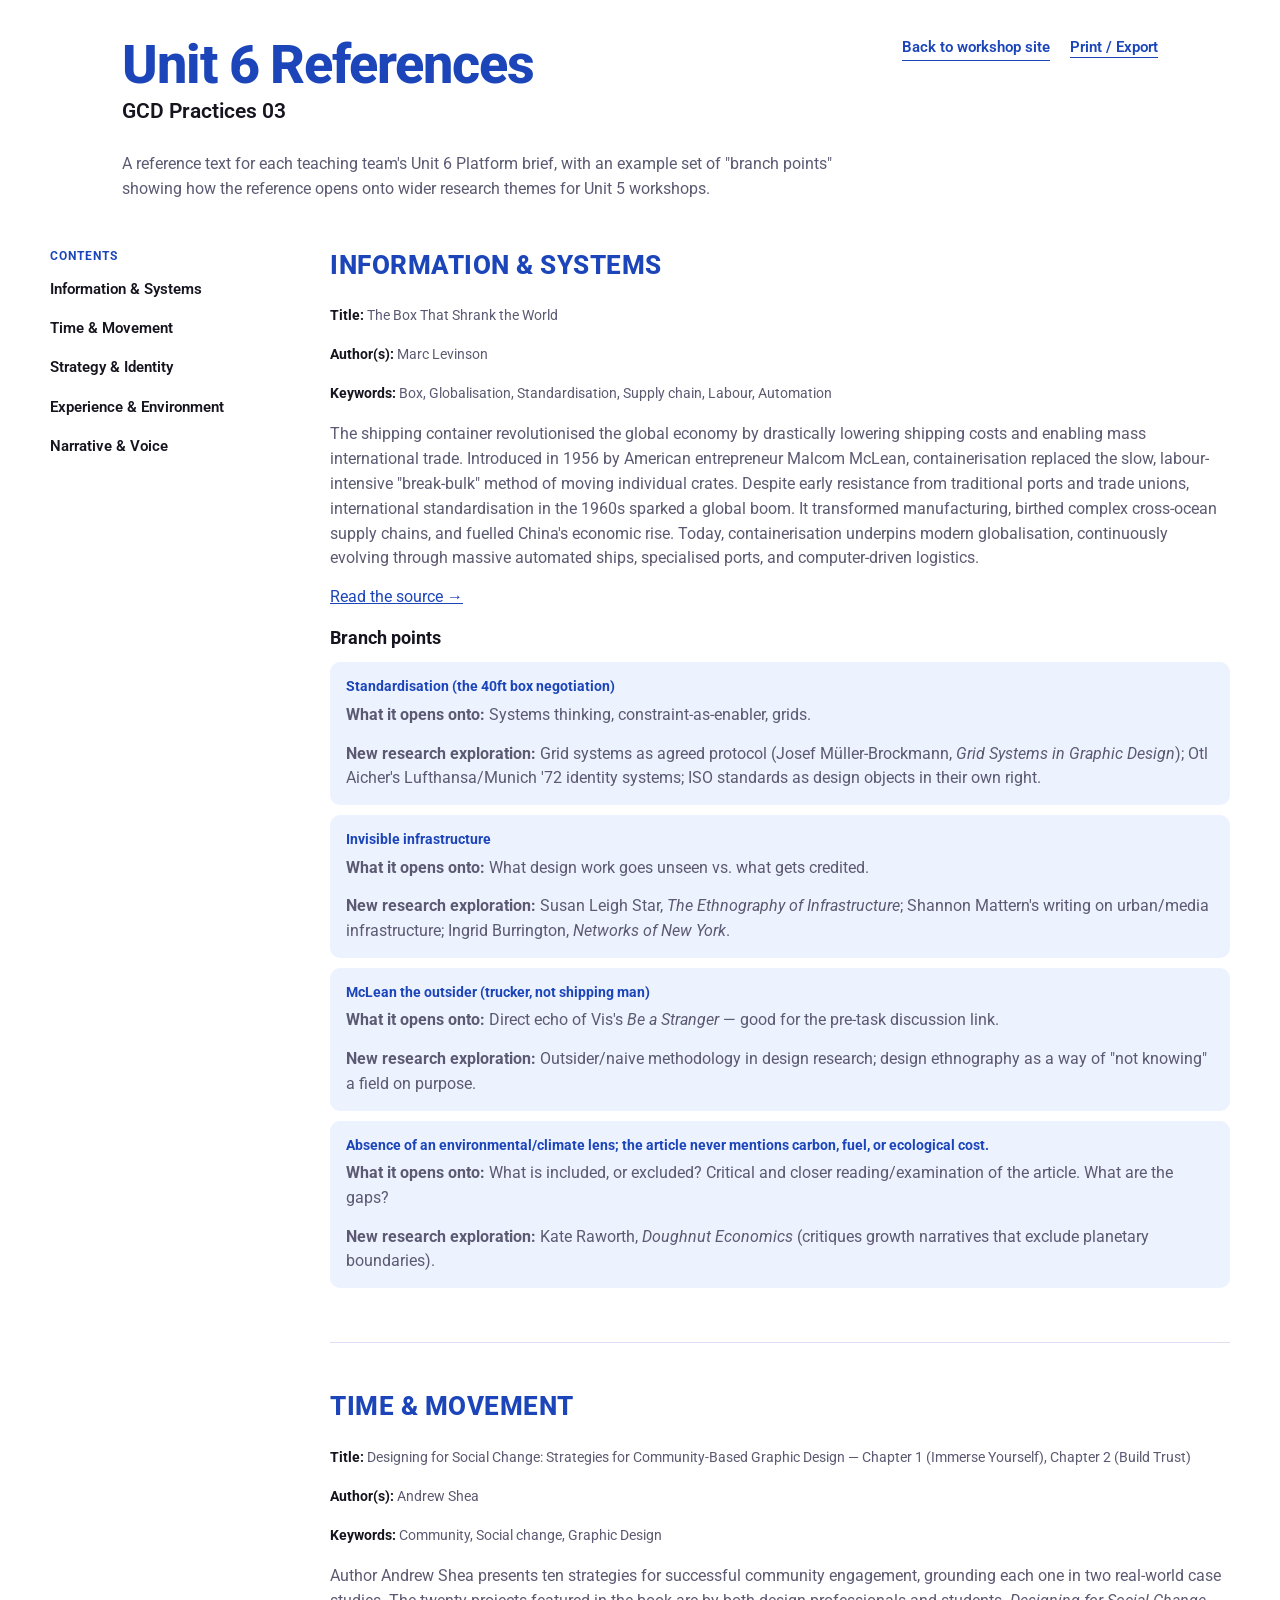
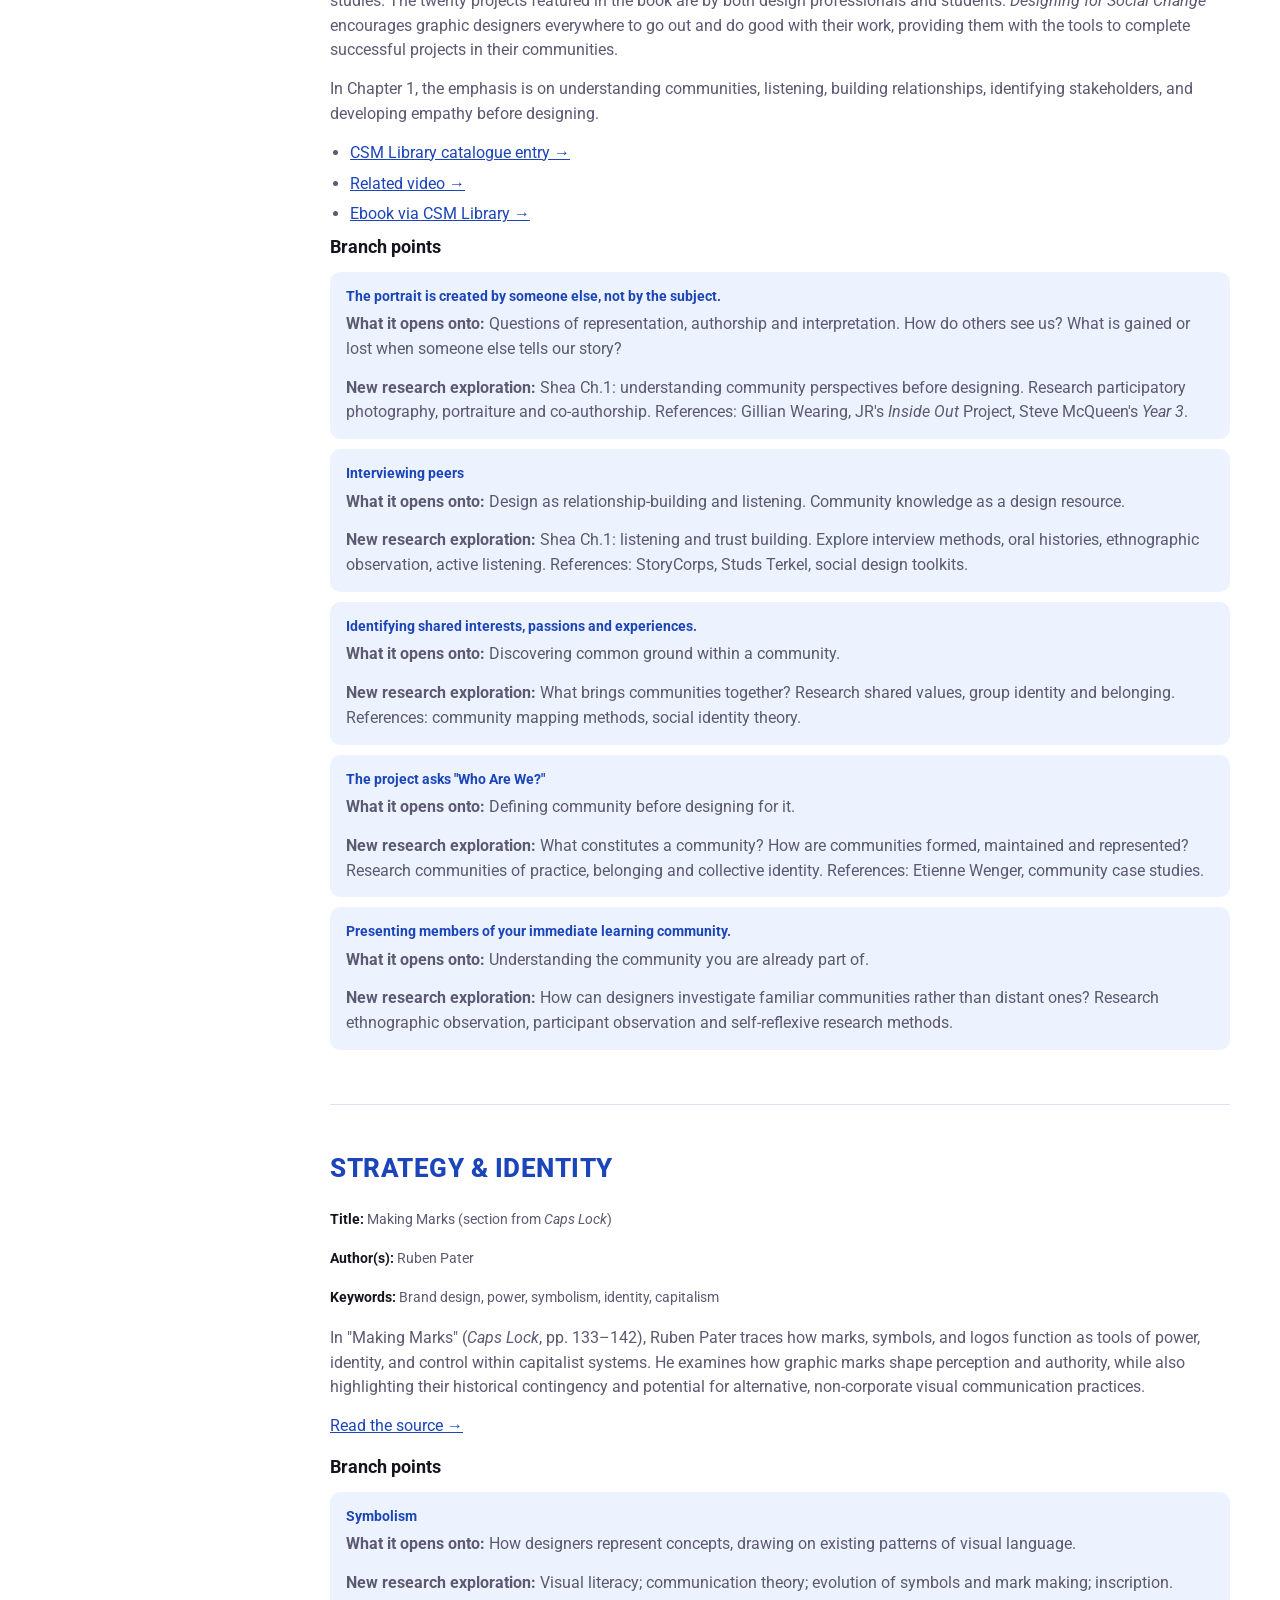
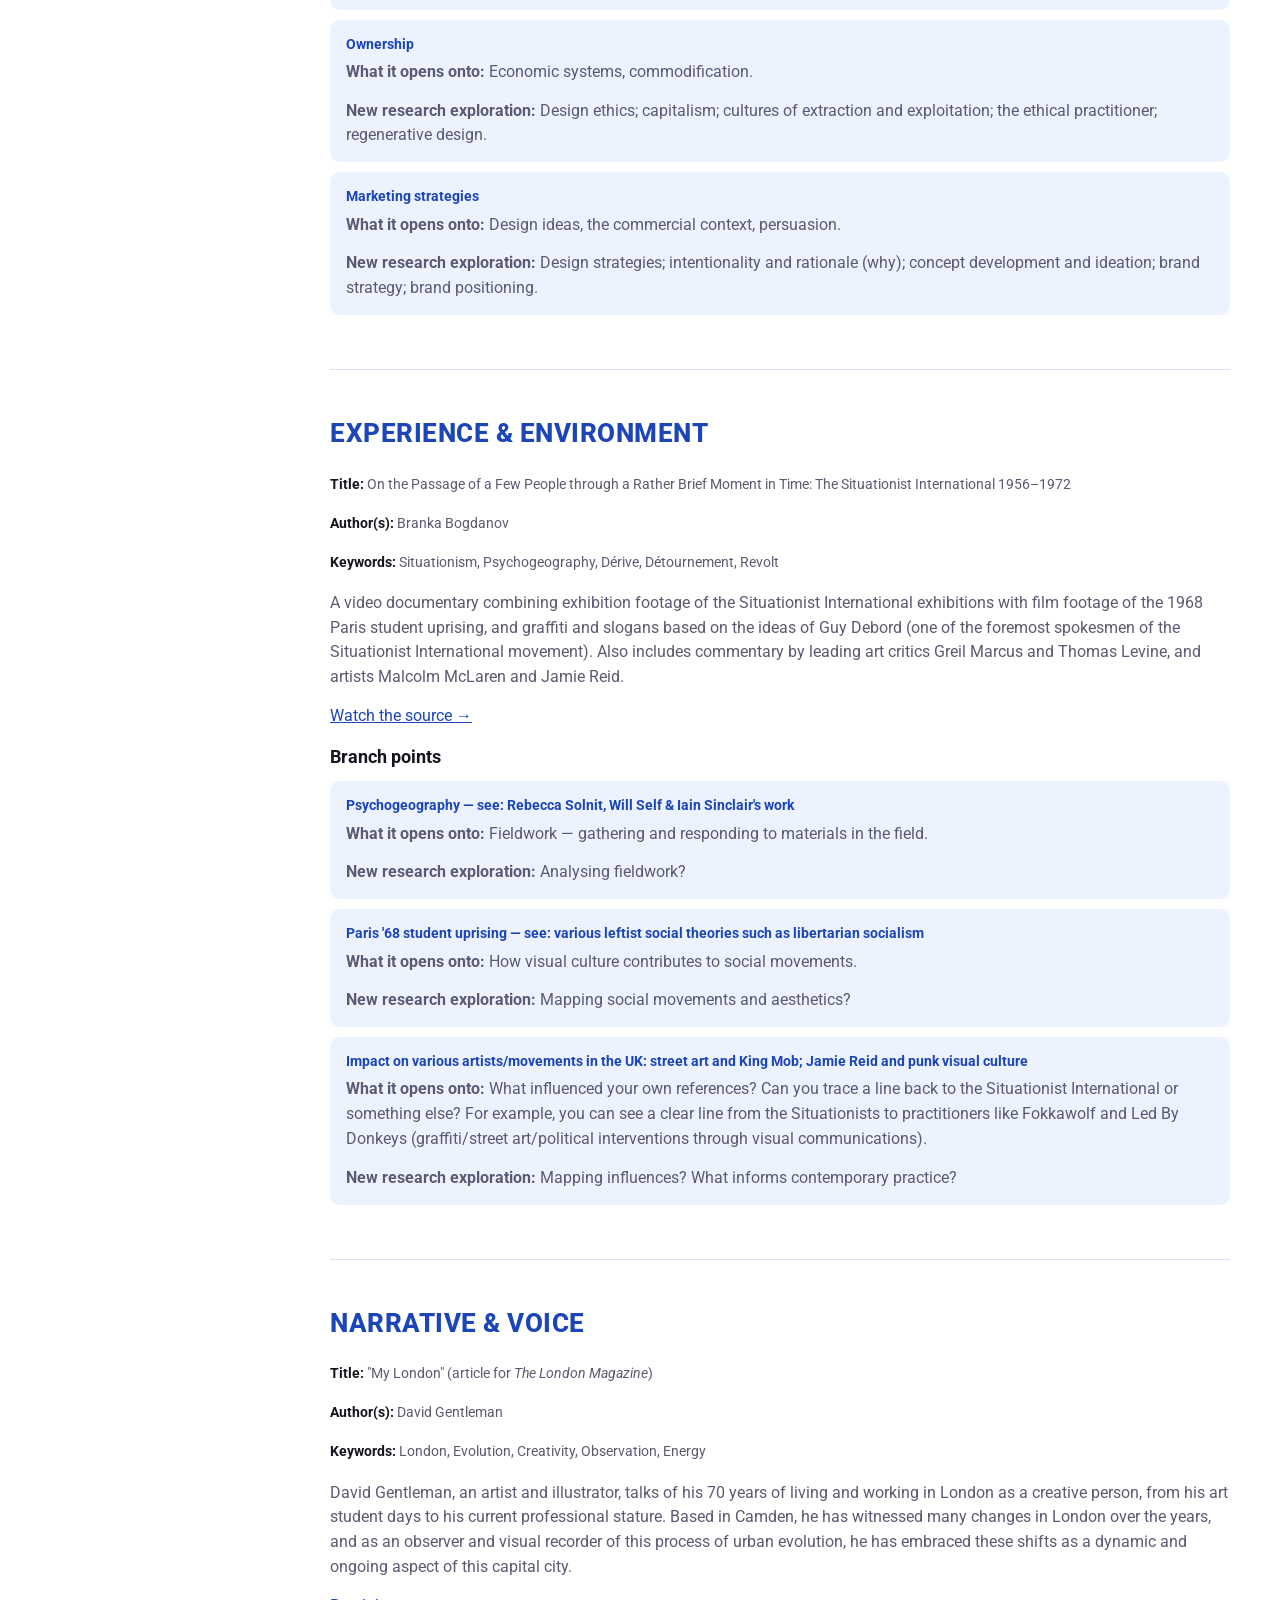
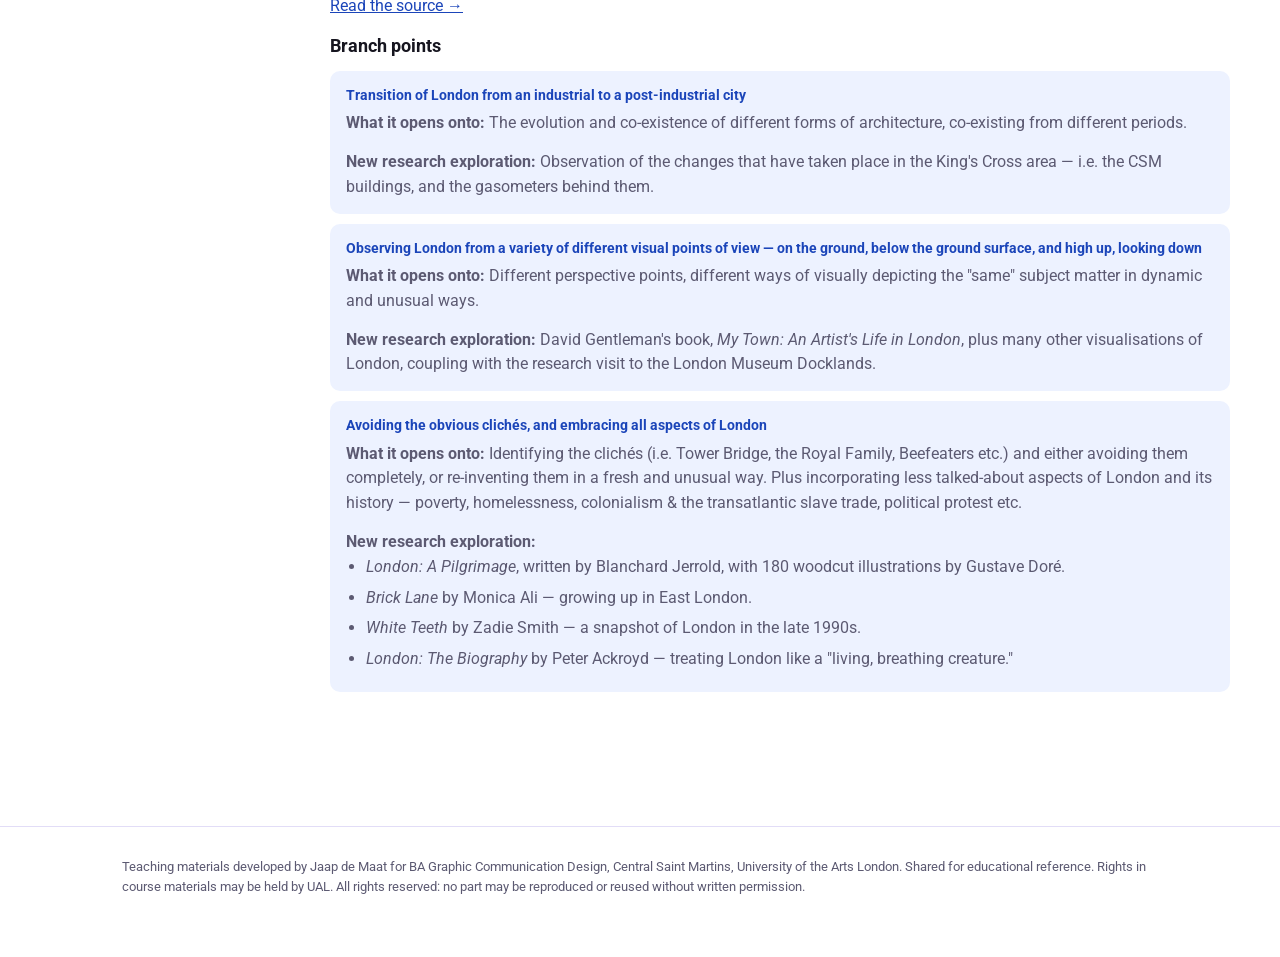
<file: unit6reference/index.html>
<!doctype html>
<html lang="en">
<head>
<meta charset="UTF-8">
<meta name="viewport" content="width=device-width, initial-scale=1">
<title>Unit 6 References — GCD Practices 03</title>
<link rel="preconnect" href="https://fonts.googleapis.com">
<link rel="preconnect" href="https://fonts.gstatic.com" crossorigin>
<link href="https://fonts.googleapis.com/css2?family=Roboto:ital,wght@0,400;0,500;0,600;0,700;0,800;1,400&display=swap" rel="stylesheet">
<link rel="stylesheet" href="../styles.css">
</head>
<body>

<header class="top">
  <div class="wrap header-row">
    <h1>Unit 6 References<span class="sub">GCD Practices 03</span></h1>
    <nav class="top-nav">
      <a href="../index.html">Back to workshop site</a>
      <button id="printBtn" type="button">Print / Export</button>
    </nav>
  </div>
  <div class="wrap intro">
    <p>A reference text for each teaching team's Unit 6 Platform brief, with an example set of "branch points" showing how the reference opens onto wider research themes for Unit 5 workshops.</p>
  </div>
</header>

<div class="wrap layout">

  <aside class="sidebar">
    <h2>Contents</h2>
    <nav class="toc">
      <ul>
        <li><a href="#is">Information &amp; Systems</a></li>
        <li><a href="#tm">Time &amp; Movement</a></li>
        <li><a href="#si">Strategy &amp; Identity</a></li>
        <li><a href="#ee">Experience &amp; Environment</a></li>
        <li><a href="#nv">Narrative &amp; Voice</a></li>
      </ul>
    </nav>
  </aside>

  <main class="content">

    <!-- I&S -->
    <section id="is">
      <h2 class="section-title">Information &amp; Systems</h2>
      <p class="meta-line"><strong>Title:</strong> The Box That Shrank the World</p>
      <p class="meta-line"><strong>Author(s):</strong> Marc Levinson</p>
      <p class="meta-line"><strong>Keywords:</strong> Box, Globalisation, Standardisation, Supply chain, Labour, Automation</p>

      <p>The shipping container revolutionised the global economy by drastically lowering shipping costs and enabling mass international trade. Introduced in 1956 by American entrepreneur Malcom McLean, containerisation replaced the slow, labour-intensive "break-bulk" method of moving individual crates. Despite early resistance from traditional ports and trade unions, international standardisation in the 1960s sparked a global boom. It transformed manufacturing, birthed complex cross-ocean supply chains, and fuelled China's economic rise. Today, containerisation underpins modern globalisation, continuously evolving through massive automated ships, specialised ports, and computer-driven logistics.</p>

      <p><a href="https://worksthatwork.com/2/intermodal-container" target="_blank" rel="noopener">Read the source →</a></p>

      <h3>Branch points</h3>
      <div class="qcard">
        <div class="qlabel">Standardisation (the 40ft box negotiation)</div>
        <p><strong>What it opens onto:</strong> Systems thinking, constraint-as-enabler, grids.</p>
        <p class="flush-bottom"><strong>New research exploration:</strong> Grid systems as agreed protocol (Josef Müller-Brockmann, <em>Grid Systems in Graphic Design</em>); Otl Aicher's Lufthansa/Munich '72 identity systems; ISO standards as design objects in their own right.</p>
      </div>
      <div class="qcard">
        <div class="qlabel">Invisible infrastructure</div>
        <p><strong>What it opens onto:</strong> What design work goes unseen vs. what gets credited.</p>
        <p class="flush-bottom"><strong>New research exploration:</strong> Susan Leigh Star, <em>The Ethnography of Infrastructure</em>; Shannon Mattern's writing on urban/media infrastructure; Ingrid Burrington, <em>Networks of New York</em>.</p>
      </div>
      <div class="qcard">
        <div class="qlabel">McLean the outsider (trucker, not shipping man)</div>
        <p><strong>What it opens onto:</strong> Direct echo of Vis's <em>Be a Stranger</em> — good for the pre-task discussion link.</p>
        <p class="flush-bottom"><strong>New research exploration:</strong> Outsider/naive methodology in design research; design ethnography as a way of "not knowing" a field on purpose.</p>
      </div>
      <div class="qcard">
        <div class="qlabel">Absence of an environmental/climate lens; the article never mentions carbon, fuel, or ecological cost.</div>
        <p><strong>What it opens onto:</strong> What is included, or excluded? Critical and closer reading/examination of the article. What are the gaps?</p>
        <p class="flush-bottom"><strong>New research exploration:</strong> Kate Raworth, <em>Doughnut Economics</em> (critiques growth narratives that exclude planetary boundaries).</p>
      </div>
    </section>

    <!-- T&M -->
    <section id="tm">
      <h2 class="section-title">Time &amp; Movement</h2>
      <p class="meta-line"><strong>Title:</strong> Designing for Social Change: Strategies for Community-Based Graphic Design — Chapter 1 (Immerse Yourself), Chapter 2 (Build Trust)</p>
      <p class="meta-line"><strong>Author(s):</strong> Andrew Shea</p>
      <p class="meta-line"><strong>Keywords:</strong> Community, Social change, Graphic Design</p>

      <p>Author Andrew Shea presents ten strategies for successful community engagement, grounding each one in two real-world case studies. The twenty projects featured in the book are by both design professionals and students. <em>Designing for Social Change</em> encourages graphic designers everywhere to go out and do good with their work, providing them with the tools to complete successful projects in their communities.</p>
      <p>In Chapter 1, the emphasis is on understanding communities, listening, building relationships, identifying stakeholders, and developing empathy before designing.</p>

      <ul class="plain-list flush-bottom">
        <li><a href="https://libsearch.arts.ac.uk/cgi-bin/koha/opac-detail.pl?biblionumber=250525&query_desc=Designing%20for%20social%20change%20strategies%20for%20community-based%20graphic%20design%20" target="_blank" rel="noopener">CSM Library catalogue entry →</a></li>
        <li><a href="https://www.youtube.com/watch?v=d45Y5eFHdjE" target="_blank" rel="noopener">Related video →</a></li>
        <li><a href="https://ebookcentral.proquest.com/lib/ual/reader.action?docID=3387570&ppg=12&c=UERG" target="_blank" rel="noopener">Ebook via CSM Library →</a></li>
      </ul>

      <h3>Branch points</h3>
      <div class="qcard">
        <div class="qlabel">The portrait is created by someone else, not by the subject.</div>
        <p><strong>What it opens onto:</strong> Questions of representation, authorship and interpretation. How do others see us? What is gained or lost when someone else tells our story?</p>
        <p class="flush-bottom"><strong>New research exploration:</strong> Shea Ch.1: understanding community perspectives before designing. Research participatory photography, portraiture and co-authorship. References: Gillian Wearing, JR's <em>Inside Out</em> Project, Steve McQueen's <em>Year 3</em>.</p>
      </div>
      <div class="qcard">
        <div class="qlabel">Interviewing peers</div>
        <p><strong>What it opens onto:</strong> Design as relationship-building and listening. Community knowledge as a design resource.</p>
        <p class="flush-bottom"><strong>New research exploration:</strong> Shea Ch.1: listening and trust building. Explore interview methods, oral histories, ethnographic observation, active listening. References: StoryCorps, Studs Terkel, social design toolkits.</p>
      </div>
      <div class="qcard">
        <div class="qlabel">Identifying shared interests, passions and experiences.</div>
        <p><strong>What it opens onto:</strong> Discovering common ground within a community.</p>
        <p class="flush-bottom"><strong>New research exploration:</strong> What brings communities together? Research shared values, group identity and belonging. References: community mapping methods, social identity theory.</p>
      </div>
      <div class="qcard">
        <div class="qlabel">The project asks "Who Are We?"</div>
        <p><strong>What it opens onto:</strong> Defining community before designing for it.</p>
        <p class="flush-bottom"><strong>New research exploration:</strong> What constitutes a community? How are communities formed, maintained and represented? Research communities of practice, belonging and collective identity. References: Etienne Wenger, community case studies.</p>
      </div>
      <div class="qcard">
        <div class="qlabel">Presenting members of your immediate learning community.</div>
        <p><strong>What it opens onto:</strong> Understanding the community you are already part of.</p>
        <p class="flush-bottom"><strong>New research exploration:</strong> How can designers investigate familiar communities rather than distant ones? Research ethnographic observation, participant observation and self-reflexive research methods.</p>
      </div>
    </section>

    <!-- S&I -->
    <section id="si">
      <h2 class="section-title">Strategy &amp; Identity</h2>
      <p class="meta-line"><strong>Title:</strong> Making Marks (section from <em>Caps Lock</em>)</p>
      <p class="meta-line"><strong>Author(s):</strong> Ruben Pater</p>
      <p class="meta-line"><strong>Keywords:</strong> Brand design, power, symbolism, identity, capitalism</p>

      <p>In "Making Marks" (<em>Caps Lock</em>, pp. 133–142), Ruben Pater traces how marks, symbols, and logos function as tools of power, identity, and control within capitalist systems. He examines how graphic marks shape perception and authority, while also highlighting their historical contingency and potential for alternative, non-corporate visual communication practices.</p>

      <p><a href="https://freight.cargo.site/m/M1799142081931301966541254645983/CAPS-LOCK.pdf" target="_blank" rel="noopener">Read the source →</a></p>

      <h3>Branch points</h3>
      <div class="qcard">
        <div class="qlabel">Symbolism</div>
        <p><strong>What it opens onto:</strong> How designers represent concepts, drawing on existing patterns of visual language.</p>
        <p class="flush-bottom"><strong>New research exploration:</strong> Visual literacy; communication theory; evolution of symbols and mark making; inscription.</p>
      </div>
      <div class="qcard">
        <div class="qlabel">Ownership</div>
        <p><strong>What it opens onto:</strong> Economic systems, commodification.</p>
        <p class="flush-bottom"><strong>New research exploration:</strong> Design ethics; capitalism; cultures of extraction and exploitation; the ethical practitioner; regenerative design.</p>
      </div>
      <div class="qcard">
        <div class="qlabel">Marketing strategies</div>
        <p><strong>What it opens onto:</strong> Design ideas, the commercial context, persuasion.</p>
        <p class="flush-bottom"><strong>New research exploration:</strong> Design strategies; intentionality and rationale (why); concept development and ideation; brand strategy; brand positioning.</p>
      </div>
    </section>

    <!-- E&E -->
    <section id="ee">
      <h2 class="section-title">Experience &amp; Environment</h2>
      <p class="meta-line"><strong>Title:</strong> On the Passage of a Few People through a Rather Brief Moment in Time: The Situationist International 1956–1972</p>
      <p class="meta-line"><strong>Author(s):</strong> Branka Bogdanov</p>
      <p class="meta-line"><strong>Keywords:</strong> Situationism, Psychogeography, Dérive, Détournement, Revolt</p>

      <p>A video documentary combining exhibition footage of the Situationist International exhibitions with film footage of the 1968 Paris student uprising, and graffiti and slogans based on the ideas of Guy Debord (one of the foremost spokesmen of the Situationist International movement). Also includes commentary by leading art critics Greil Marcus and Thomas Levine, and artists Malcolm McLaren and Jamie Reid.</p>

      <p><a href="https://ubu.com/film/si_passage.html" target="_blank" rel="noopener">Watch the source →</a></p>

      <h3>Branch points</h3>
      <div class="qcard">
        <div class="qlabel">Psychogeography — see: Rebecca Solnit, Will Self &amp; Iain Sinclair's work</div>
        <p><strong>What it opens onto:</strong> Fieldwork — gathering and responding to materials in the field.</p>
        <p class="flush-bottom"><strong>New research exploration:</strong> Analysing fieldwork?</p>
      </div>
      <div class="qcard">
        <div class="qlabel">Paris '68 student uprising — see: various leftist social theories such as libertarian socialism</div>
        <p><strong>What it opens onto:</strong> How visual culture contributes to social movements.</p>
        <p class="flush-bottom"><strong>New research exploration:</strong> Mapping social movements and aesthetics?</p>
      </div>
      <div class="qcard">
        <div class="qlabel">Impact on various artists/movements in the UK: street art and King Mob; Jamie Reid and punk visual culture</div>
        <p><strong>What it opens onto:</strong> What influenced your own references? Can you trace a line back to the Situationist International or something else? For example, you can see a clear line from the Situationists to practitioners like Fokkawolf and Led By Donkeys (graffiti/street art/political interventions through visual communications).</p>
        <p class="flush-bottom"><strong>New research exploration:</strong> Mapping influences? What informs contemporary practice?</p>
      </div>
    </section>

    <!-- N&V -->
    <section id="nv">
      <h2 class="section-title">Narrative &amp; Voice</h2>
      <p class="meta-line"><strong>Title:</strong> "My London" (article for <em>The London Magazine</em>)</p>
      <p class="meta-line"><strong>Author(s):</strong> David Gentleman</p>
      <p class="meta-line"><strong>Keywords:</strong> London, Evolution, Creativity, Observation, Energy</p>

      <p>David Gentleman, an artist and illustrator, talks of his 70 years of living and working in London as a creative person, from his art student days to his current professional stature. Based in Camden, he has witnessed many changes in London over the years, and as an observer and visual recorder of this process of urban evolution, he has embraced these shifts as a dynamic and ongoing aspect of this capital city.</p>

      <p><a href="https://thelondonmagazine.org/article/essay-my-london-by-david-gentleman/" target="_blank" rel="noopener">Read the source →</a></p>

      <h3>Branch points</h3>
      <div class="qcard">
        <div class="qlabel">Transition of London from an industrial to a post-industrial city</div>
        <p><strong>What it opens onto:</strong> The evolution and co-existence of different forms of architecture, co-existing from different periods.</p>
        <p class="flush-bottom"><strong>New research exploration:</strong> Observation of the changes that have taken place in the King's Cross area — i.e. the CSM buildings, and the gasometers behind them.</p>
      </div>
      <div class="qcard">
        <div class="qlabel">Observing London from a variety of different visual points of view — on the ground, below the ground surface, and high up, looking down</div>
        <p><strong>What it opens onto:</strong> Different perspective points, different ways of visually depicting the "same" subject matter in dynamic and unusual ways.</p>
        <p class="flush-bottom"><strong>New research exploration:</strong> David Gentleman's book, <em>My Town: An Artist's Life in London</em>, plus many other visualisations of London, coupling with the research visit to the London Museum Docklands.</p>
      </div>
      <div class="qcard">
        <div class="qlabel">Avoiding the obvious clichés, and embracing all aspects of London</div>
        <p><strong>What it opens onto:</strong> Identifying the clichés (i.e. Tower Bridge, the Royal Family, Beefeaters etc.) and either avoiding them completely, or re-inventing them in a fresh and unusual way. Plus incorporating less talked-about aspects of London and its history — poverty, homelessness, colonialism &amp; the transatlantic slave trade, political protest etc.</p>
        <p class="flush-bottom"><strong>New research exploration:</strong></p>
        <ul class="plain-list flush-bottom">
          <li><em>London: A Pilgrimage</em>, written by Blanchard Jerrold, with 180 woodcut illustrations by Gustave Doré.</li>
          <li><em>Brick Lane</em> by Monica Ali — growing up in East London.</li>
          <li><em>White Teeth</em> by Zadie Smith — a snapshot of London in the late 1990s.</li>
          <li><em>London: The Biography</em> by Peter Ackroyd — treating London like a "living, breathing creature."</li>
        </ul>
      </div>
    </section>

  </main>
</div>

<footer>
  <div class="wrap">
    <p>Teaching materials developed by Jaap de Maat for BA Graphic Communication Design, Central Saint Martins, University of the Arts London. Shared for educational reference. Rights in course materials may be held by UAL. All rights reserved: no part may be reproduced or reused without written permission.</p>
  </div>
</footer>

<script>
  document.getElementById('printBtn').addEventListener('click', function(){
    window.print();
  });
</script>

</body>
</html>
</file>
<file: styles.css>
:root{
    --purple: #0548FF;
    --purple-deep: #1B45B9;
    --purple-tint: #EDF2FF;
    --purple-tint-2: #DDE5FC;

    /* Phase colours: Phase 1 (Research Methods) uses the site's core
       purple above; Phase 2 (Positioning), Phase 3 (Critical Practice)
       and Phase 4 (Weeks 14-15 / EOTO, post-hand-in) get their own
       hue from the same blue-violet family, so the set reads together. */
    --phase2: #6305FF;
    --phase2-deep: #561BB9;
    --phase2-tint: #F4EDFF;
    --phase2-tint-2: #E9DDFC;
    --phase3: #962C7F;
    --phase3-deep: #672B5A;
    --phase3-tint: #FFEDFB;
    --phase3-tint-2: #FCDDF5;
    --phase4: #0597FF;
    --phase4-deep: #1B77B9;
    --phase4-tint: #EDF8FF;
    --phase4-tint-2: #DDEFFC;

    --ink: #16151f;
    --muted: #5c5a72;
    --border: #e2ddf7;
    --paper: #ffffff;
    --sans: "Roboto", -apple-system, BlinkMacSystemFont, "Segoe UI", Helvetica, Arial, sans-serif;
    --max: 1180px;
  }

  * { box-sizing: border-box; }

  html{ scroll-behavior: smooth; }
  section, .callout, h3[id]{ scroll-margin-top: 20px; }

  body{
    margin:0;
    font-family: var(--sans);
    color: var(--ink);
    background: var(--paper);
    line-height: 1.55;
    -webkit-font-smoothing: antialiased;
  }

  a{ color: var(--purple-deep); }
  a:focus-visible, button:focus-visible, summary:focus-visible{
    outline: 3px solid var(--purple);
    outline-offset: 2px;
  }

  .wrap{ max-width: var(--max); margin: 0 auto; padding: 0 24px; }
  @media (min-width: 700px){ .wrap{ padding: 0 48px; } }
  @media (min-width: 1100px){ .wrap{ padding: 0 72px; } }
  @media (min-width: 1400px){ .wrap{ padding: 0 96px; } }

  p{ color: var(--muted); margin: 0 0 14px; }
  p:last-child{ margin-bottom: 0; }

  /* ---------- Header ---------- */
  header.top{ padding: 36px 0 20px; }
  .header-row{
    display:flex;
    flex-direction: column;
    gap: 18px;
  }
  h1{
    font-size: clamp(2.1rem, 6vw, 3.4rem);
    line-height: 1.05;
    font-weight: 800;
    letter-spacing: -0.02em;
    color: var(--purple-deep);
    margin: 0;
  }
  h1 .sub{
    display:block;
    font-size: clamp(1rem, 2.6vw, 1.3rem);
    font-weight: 600;
    color: var(--ink);
    margin-top: 8px;
    letter-spacing: 0;
  }
  .top-nav{ display:flex; gap: 20px; align-items:center; }
  .top-nav a, .top-nav button{
    font-size: 0.92rem;
    font-weight: 600;
    color: var(--purple-deep);
    text-decoration: none;
    border-bottom: 1px solid var(--purple-deep);
    padding-bottom: 1px;
  }
  .top-nav button{
    background:none; border:none; border-bottom: 1px solid var(--purple-deep);
    font-family: var(--sans); cursor:pointer; padding: 0 0 1px;
  }

  header.top .intro{
    margin-top: 28px;
  }
  header.top .intro p{
    max-width: 760px;
    font-size: 1.02rem;
  }

  /* ---------- Layout ---------- */
  .layout{
    display: grid;
    grid-template-columns: 1fr;
    gap: 40px;
    padding: 24px 0 80px;
  }

  .sidebar h2{
    font-size: 0.78rem;
    text-transform: uppercase;
    letter-spacing: 0.08em;
    color: var(--purple-deep);
    margin: 0 0 10px;
  }
  .toc ul{ list-style: none; margin: 0; padding: 0; }
  .toc > ul > li{ margin-bottom: 10px; }
  .toc ul ul{ margin-top: 6px; padding-left: 16px; border-left: 2px solid var(--border); }
  .toc a{
    display: block;
    color: var(--ink);
    text-decoration: none;
    font-size: 0.94rem;
    font-weight: 600;
    border-radius: 6px;
    padding: 3px 8px;
    margin: 0 0 0 -8px;
    transition: background-color 0.15s ease, color 0.15s ease;
  }
  .toc ul ul a{ font-weight: 500; font-size: 0.88rem; color: var(--muted); }
  .toc a:hover{ color: var(--purple-deep); }
  .toc a.active{
    color: var(--purple-deep);
    background: var(--purple-tint);
  }
  .toc ul ul a.active{ color: var(--purple-deep); }
  .toc .count{ color: var(--muted); font-weight: 400; }

  /* ---------- Contents: phase groups ----------
     Weeks are grouped under their phase in the sidebar, each with a
     coloured label and matching left rule, mirroring the phase-intro
     banners in the main content. */
  .toc-phase-label{
    font-size: 0.78rem;
    font-weight: 700;
    text-transform: uppercase;
    letter-spacing: 0.06em;
    color: var(--purple-deep);
  }
  .toc .toc-phase-list{ border-left: 2px solid var(--purple-tint-2); }
  .toc-phase-label--phase2{ color: var(--phase2-deep); }
  .toc .toc-phase-list--phase2{ border-left-color: var(--phase2-tint-2); }
  .toc-phase-label--phase3{ color: var(--phase3-deep); }
  .toc .toc-phase-list--phase3{ border-left-color: var(--phase3-tint-2); }
  .toc-phase-label--phase4{ color: var(--phase4-deep); }
  .toc .toc-phase-list--phase4{ border-left-color: var(--phase4-tint-2); }

  /* Active-link highlight also needs to follow the phase it's inside,
     otherwise every selected section highlights in the default purple
     regardless of which phase's weeks it belongs to. */
  .toc .toc-phase-list--phase2 a.active{ color: var(--phase2-deep); background: var(--phase2-tint); }
  .toc .toc-phase-list--phase3 a.active{ color: var(--phase3-deep); background: var(--phase3-tint); }
  .toc .toc-phase-list--phase4 a.active{ color: var(--phase4-deep); background: var(--phase4-tint); }

  main.content{ min-width: 0; }

  section{ padding: 44px 0; border-top: 1px solid var(--border); }
  section:first-child{ border-top: none; padding-top: 0; }

  h2.section-title{
    font-size: clamp(1.3rem, 2.6vw, 1.6rem);
    text-transform: uppercase;
    letter-spacing: 0.02em;
    color: var(--purple-deep);
    margin: 0 0 20px;
    font-weight: 800;
  }
  h3{ font-size: 1.15rem; margin: 0 0 10px; color: var(--ink); }

  /* ---------- Duotone image treatment ----------
     Drop any <img> (or <svg>) into an element with class="duotone" and
     it auto-tints to the site purple via blend modes — no per-image
     editing needed. Used for the Current Week cards and the video
     posters below. */
  .duotone{
    position: relative;
    overflow: hidden;
    background: var(--purple-tint-2);
  }
  .duotone img,
  .duotone svg{
    position: absolute; inset: 0;
    width: 100%; height: 100%;
    object-fit: cover;
    filter: grayscale(1) contrast(1.05);
    mix-blend-mode: luminosity;
  }
  .duotone::after{
    content: "";
    position: absolute; inset: 0;
    background: linear-gradient(155deg, var(--purple) 0%, var(--purple-deep) 100%);
    mix-blend-mode: color;
  }
  .duotone--phase2::after{ background: linear-gradient(155deg, var(--phase2) 0%, var(--phase2-deep) 100%); }
  .duotone--phase3::after{ background: linear-gradient(155deg, var(--phase3) 0%, var(--phase3-deep) 100%); }
  .duotone--phase4::after{ background: linear-gradient(155deg, var(--phase4) 0%, var(--phase4-deep) 100%); }
  .current-week-card .visual .wk{
    position: absolute; inset: 0;
    z-index: 1;
    display: flex;
    align-items: center;
    justify-content: center;
    font-weight: 800;
    color: rgba(255,255,255,0.92);
    letter-spacing: -0.02em;
  }

  /* ---------- Week heading (chapter break) ----------
     Text-only, deliberately large: acts as a strong visual break
     between weeks when scrolling through the full document. */
  .week-title{
    font-size: clamp(1.8rem, 4.5vw, 2.6rem);
    font-weight: 800;
    letter-spacing: -0.01em;
    color: var(--purple-deep);
    text-transform: none;
    margin: 0;
  }

  /* ---------- Week heading, non-collapsible pages ----------
     Same visual break as .week-collapsible > summary, without the
     toggle — used on the facilitator guide, where every week's
     content is always visible (no expand/collapse). */
  .figure{ margin: 20px 0 24px; }
  .figure .duotone{ width: 100%; aspect-ratio: 1400 / 932; border-radius: 12px; }
  .figure figcaption{ font-size: 0.85rem; color: var(--muted); margin-top: 8px; }

  .week-title-wrap{
    display: flex;
    align-items: baseline;
    gap: 12px;
    margin-bottom: 24px;
  }

  /* ---------- Collapsible week sections ----------
     Each week's full detail is collapsed behind its title by default,
     so the page loads short - click the title to expand. Print/Export
     forces every one open first (see script) so exports still get
     the full content. */
  .week-collapsible > summary{
    cursor: pointer;
    list-style: none;
    display: flex;
    align-items: baseline;
    gap: 12px;
    margin-bottom: 24px;
  }
  .week-collapsible > summary::-webkit-details-marker{ display: none; }
  .week-collapsible > summary::after{
    content: "▾";
    flex: 0 0 auto;
    font-size: 1.4rem;
    font-weight: 800;
    color: var(--purple-deep);
    transition: transform 0.15s ease;
  }
  .week-collapsible[open] > summary::after{ transform: rotate(180deg); }
  .week-phase--phase2 .week-collapsible > summary::after{ color: var(--phase2-deep); }
  .week-phase--phase3 .week-collapsible > summary::after{ color: var(--phase3-deep); }
  .week-phase--phase4 .week-collapsible > summary::after{ color: var(--phase4-deep); }

  /* ---------- Current week cards ----------
     Horizontally scrollable row (all 13 weeks), snapping one card at a
     time, with click-to-scroll arrows on wider screens. Touch devices
     just swipe, so the arrows hide below 700px. */
  .current-week-scroller{ position: relative; }
  .current-week-grid{
    display: flex;
    gap: 22px;
    overflow-x: auto;
    scroll-snap-type: x mandatory;
    scroll-behavior: smooth;
    padding-bottom: 4px;
  }
  .current-week-card{
    flex: 0 0 260px;
    scroll-snap-align: start;
    display: flex;
    flex-direction: column;
    border: 1px solid var(--border);
    border-radius: 14px;
    overflow: hidden;
    text-decoration: none;
    color: inherit;
    transition: border-color 0.15s ease;
  }
  .current-week-card:hover{ border-color: var(--purple); }
  .current-week-card .visual{ aspect-ratio: 4 / 3; }
  .current-week-card .visual .wk{ font-size: 3rem; }
  .current-week-card .body{
    flex: 1 1 auto;
    min-width: 0;
    padding: 16px 18px 18px;
    display: flex;
    flex-direction: column;
    gap: 6px;
  }
  .current-week-card .status{
    position: absolute;
    top: 10px;
    left: 10px;
    z-index: 2;
    font-size: 0.68rem;
    font-weight: 700;
    text-transform: uppercase;
    letter-spacing: 0.06em;
    color: var(--purple-deep);
    background: rgba(255,255,255,0.94);
    border-radius: 999px;
    padding: 4px 10px;
  }
  .current-week-card .cw-title{ font-weight: 700; font-size: 1.05rem; color: var(--ink); }
  .current-week-card .cw-tags{ font-size: 0.85rem; }
  .current-week-card .cw-tags span{ text-decoration: underline; text-decoration-color: var(--purple-tint-2); color: var(--purple-deep); }
  .current-week-card .cw-tags--phase2 span{ text-decoration-color: var(--phase2-tint-2); color: var(--phase2-deep); }
  .current-week-card .cw-tags--phase3 span{ text-decoration-color: var(--phase3-tint-2); color: var(--phase3-deep); }
  .current-week-card .cw-tags--phase4 span{ text-decoration-color: var(--phase4-tint-2); color: var(--phase4-deep); }
  .current-week-card .cw-date{ font-size: 0.8rem; color: var(--muted); }
  .current-week-card .cw-link{ font-size: 0.85rem; font-weight: 600; margin-top: 4px; }

  .cw-nav{
    position: absolute;
    top: 40%;
    transform: translateY(-50%);
    z-index: 3;
    width: 36px;
    height: 36px;
    border-radius: 999px;
    border: 1px solid var(--border);
    background: var(--paper);
    color: var(--purple-deep);
    font-size: 1.1rem;
    font-weight: 700;
    line-height: 1;
    cursor: pointer;
    display: flex;
    align-items: center;
    justify-content: center;
  }
  .cw-nav:hover{ border-color: var(--purple); }
  .cw-nav--prev{ left: 4px; }
  .cw-nav--next{ right: 4px; }
  @media (max-width: 700px){ .cw-nav{ display: none; } }

  /* ---------- Learning outcomes ---------- */
  .lo-list{ list-style: none; margin:0 0 24px; padding:0; display:flex; flex-direction:column; gap:12px; }
  .lo-list li{
    display:flex; gap: 12px;
    background: var(--purple-tint);
    border-radius: 10px;
    padding: 14px 16px;
  }
  .lo-list .tag{
    flex: 0 0 auto;
    font-weight: 700;
    font-size: 0.8rem;
    color: var(--purple-deep);
    background: var(--paper);
    border-radius: 999px;
    padding: 3px 10px;
    height: fit-content;
  }
  .lo-list .txt{ font-size: 0.95rem; color: var(--ink); }
  .lo-list .txt .ac{ color: var(--muted); font-size: 0.85rem; }

  /* ---------- Generic lists ---------- */
  .plain-list{ margin: 0 0 14px; padding-left: 20px; color: var(--muted); }
  .plain-list li{ margin-bottom: 6px; }
  .plain-list strong{ color: var(--ink); }

  /* ---------- Spacing & text utilities ----------
     Small reused patterns pulled out of inline styles so the same
     value only lives in one place. */
  .mt-sm{ margin-top: 14px; }
  .mt-md{ margin-top: 16px; }
  .mt-lg{ margin-top: 32px; }
  .flush-bottom{ margin-bottom: 0; }
  .session-date{ margin-bottom: 18px; color: var(--purple-deep); font-weight: 700; }
  .t-note{ color: var(--muted); font-weight: 400; }
  .materials-note--split{ margin: 4px 0 8px; }
  .meta-line{ font-size: 0.85rem; color: var(--muted); margin-bottom: 18px; }
  .meta-line strong{ color: var(--ink); }

  /* ---------- Chips ----------
     Default chip is Phase 1 (purple). .chip--phase2 / .chip--phase3
     recolour it for weeks that belong to the other two phases. */
  .chip{
    background: var(--purple-tint);
    color: var(--purple-deep);
    font-weight: 600;
    font-size: 0.85rem;
    border-radius: 999px;
    padding: 7px 14px;
  }
  .chip--phase2{ background: var(--phase2-tint); color: var(--phase2-deep); }
  .chip--phase3{ background: var(--phase3-tint); color: var(--phase3-deep); }
  .chip--phase4{ background: var(--phase4-tint); color: var(--phase4-deep); }

  /* ---------- Roadmap ---------- */
  .roadmap{ display:flex; flex-direction:column; }
  .roadmap-item{
    display:flex;
    align-items:center;
    gap: 16px;
    padding: 12px 4px;
    border-top: 1px solid var(--border);
    text-decoration: none;
    color: inherit;
  }
  .roadmap-item:first-child{ border-top: none; }
  .roadmap-item .wk{ flex: 0 0 auto; width: 60px; font-weight: 700; color: var(--purple-deep); font-size: 0.88rem; }
  .roadmap-item .rtitle{ flex: 1 1 auto; font-weight: 600; color: var(--ink); }
  .roadmap-item .chip{ flex: 0 0 auto; padding: 4px 12px; font-size: 0.76rem; }
  a.roadmap-item .rtitle{ text-decoration: underline; text-decoration-color: var(--purple-tint-2); }
  a.roadmap-item:hover .rtitle{ color: var(--purple-deep); }
  .roadmap-item--phase2 .wk{ color: var(--phase2-deep); }
  a.roadmap-item--phase2 .rtitle{ text-decoration-color: var(--phase2-tint-2); }
  a.roadmap-item--phase2:hover .rtitle{ color: var(--phase2-deep); }
  .roadmap-item--phase3 .wk{ color: var(--phase3-deep); }
  a.roadmap-item--phase3 .rtitle{ text-decoration-color: var(--phase3-tint-2); }
  a.roadmap-item--phase3:hover .rtitle{ color: var(--phase3-deep); }
  .roadmap-item--phase4 .wk{ color: var(--phase4-deep); }
  a.roadmap-item--phase4 .rtitle{ text-decoration-color: var(--phase4-tint-2); }
  a.roadmap-item--phase4:hover .rtitle{ color: var(--phase4-deep); }

  /* ---------- Callout ---------- */
  .callout{
    border-left: 3px solid var(--purple);
    background: var(--purple-tint);
    border-radius: 0 10px 10px 0;
    padding: 18px 20px;
    margin-bottom: 26px;
  }
  .callout .label{
    display:inline-block;
    font-size: 0.72rem;
    font-weight: 700;
    text-transform: uppercase;
    letter-spacing: 0.06em;
    color: var(--purple-deep);
    background: var(--paper);
    border-radius: 999px;
    padding: 3px 10px;
    margin-bottom: 10px;
  }
  .callout p{ color: var(--ink); }

  /* ---------- Workshop sequence at a glance (phase table) ----------
     Horizontally scrollable on narrow screens, like the Week by Week
     row - each column tinted to its phase, headers solid + white. */
  .phase-table-wrap{
    overflow-x: auto;
    margin-bottom: 26px;
    border-radius: 10px;
    border: 1px solid var(--border);
  }
  .phase-table{ width: 100%; min-width: 640px; border-collapse: collapse; }
  .phase-table th{
    text-align: left;
    font-size: 0.92rem;
    font-weight: 800;
    padding: 14px 16px;
    color: #fff;
  }
  .phase-table td{
    vertical-align: top;
    padding: 14px 16px;
    font-size: 0.88rem;
    color: var(--ink);
    border-top: 1px solid var(--border);
  }
  .phase-table th.phase-table--phase1{ background: var(--purple); }
  .phase-table td.phase-table--phase1{ background: var(--purple-tint); }
  .phase-table th.phase-table--phase2{ background: var(--phase2); }
  .phase-table td.phase-table--phase2{ background: var(--phase2-tint); }
  .phase-table th.phase-table--phase3{ background: var(--phase3); }
  .phase-table td.phase-table--phase3{ background: var(--phase3-tint); }

  /* ---------- Phase intro banners ----------
     Section dividers that open each of the 3 phases. Same shape as a
     callout but larger, with its own colour per phase so the three
     phases stay visually distinct while scrolling. */
  .phase-intro{
    border-left: 4px solid var(--purple);
    background: var(--purple-tint);
    border-radius: 0 12px 12px 0;
    padding: 26px 28px;
    margin-bottom: 32px;
  }
  .phase-intro .phase-label{
    display:inline-block;
    font-size: 0.72rem;
    font-weight: 700;
    text-transform: uppercase;
    letter-spacing: 0.08em;
    color: var(--purple-deep);
    background: var(--paper);
    border-radius: 999px;
    padding: 4px 12px;
    margin-bottom: 12px;
  }
  .phase-intro h3{
    font-size: clamp(1.3rem, 3vw, 1.6rem);
    color: var(--purple-deep);
    margin: 0 0 4px;
  }
  .phase-intro .phase-sub{
    font-weight: 600;
    color: var(--ink);
    font-size: 1rem;
    margin-bottom: 12px;
  }
  .phase-intro p{ color: var(--ink); margin-bottom: 0; }
  .phase-intro--phase2{ background: var(--phase2-tint); border-left-color: var(--phase2); }
  .phase-intro--phase2 .phase-label, .phase-intro--phase2 h3{ color: var(--phase2-deep); }
  .phase-intro--phase3{ background: var(--phase3-tint); border-left-color: var(--phase3); }
  .phase-intro--phase3 .phase-label, .phase-intro--phase3 h3{ color: var(--phase3-deep); }
  .phase-intro--phase4{ background: var(--phase4-tint); border-left-color: var(--phase4); }
  .phase-intro--phase4 .phase-label, .phase-intro--phase4 h3{ color: var(--phase4-deep); }

  /* ---------- Pending week placeholder ----------
     Neutral dashed style for weeks that don't have full content yet,
     so they read as "not written" rather than as real workshop content. */
  .callout--pending{
    border-left: 3px dashed var(--muted);
    background: transparent;
  }
  .callout--pending .label{ background: var(--paper); color: var(--muted); }

  /* ---------- Phase-scoped week sections ----------
     Apply .week-phase--phase2 / --phase3 / --phase4 to a week's
     <section> (or the EOTO section) and every purple accent inside it
     - heading, callouts, LO tags, schedule times, qcards, FAQ icons,
     video play buttons - recolours to match that week's phase.
     Tutor-note callouts are excluded on purpose; they stay black/ink
     regardless of phase, since that's a separate "tutor only" signal. */
  .week-phase--phase2 .week-title,
  .week-phase--phase2 .session-date,
  .week-phase--phase2 .callout:not(.tutor-note) .label,
  .week-phase--phase2 .lo-list .tag,
  .week-phase--phase2 .t-item .time,
  .week-phase--phase2 .qcard .qlabel,
  .week-phase--phase2 .video-poster .play-icon,
  .week-phase--phase2 .faq-item summary::after{ color: var(--phase2-deep); }
  .week-phase--phase2 .callout:not(.tutor-note){ border-left-color: var(--phase2); background: var(--phase2-tint); }
  .week-phase--phase2 .lo-list li,
  .week-phase--phase2 .t-item.shared,
  .week-phase--phase2 .qcard{ background: var(--phase2-tint); }

  .week-phase--phase3 .week-title,
  .week-phase--phase3 .session-date,
  .week-phase--phase3 .callout:not(.tutor-note) .label,
  .week-phase--phase3 .lo-list .tag,
  .week-phase--phase3 .t-item .time,
  .week-phase--phase3 .qcard .qlabel,
  .week-phase--phase3 .video-poster .play-icon,
  .week-phase--phase3 .faq-item summary::after{ color: var(--phase3-deep); }
  .week-phase--phase3 .callout:not(.tutor-note){ border-left-color: var(--phase3); background: var(--phase3-tint); }
  .week-phase--phase3 .lo-list li,
  .week-phase--phase3 .t-item.shared,
  .week-phase--phase3 .qcard{ background: var(--phase3-tint); }

  .week-phase--phase4 .week-title,
  .week-phase--phase4 .section-title,
  .week-phase--phase4 .session-date,
  .week-phase--phase4 .callout:not(.tutor-note) .label,
  .week-phase--phase4 .lo-list .tag,
  .week-phase--phase4 .t-item .time,
  .week-phase--phase4 .qcard .qlabel,
  .week-phase--phase4 .video-poster .play-icon,
  .week-phase--phase4 .faq-item summary::after{ color: var(--phase4-deep); }
  .week-phase--phase4 .callout:not(.tutor-note){ border-left-color: var(--phase4); background: var(--phase4-tint); }
  .week-phase--phase4 .lo-list li,
  .week-phase--phase4 .t-item.shared,
  .week-phase--phase4 .qcard{ background: var(--phase4-tint); }

  /* ---------- Tutor-note toggle ----------
     Facilitator's notes are hidden by default (student view). Toggling
     body.tutor-mode (button click, or ?tutor=1 in the URL) reveals
     them in place, right where they sit in the document. This is a
     display toggle only, not access control - the notes are still in
     the page source either way. */
  .tutor-note{ display: none; }
  body.tutor-mode .tutor-note{ display: block; }
  .tutor-note .label{ background: var(--ink); color: #fff; }
  .tutor-note{ border-left-color: var(--ink); }
  body.tutor-mode .tutor-toggle{
    background: var(--ink);
    color: #fff;
    border-color: var(--ink);
    border-radius: 999px;
    padding: 3px 10px;
  }

  /* ---------- Video embed (responsive 16:9) ---------- */
  .video-embed{
    position: relative;
    aspect-ratio: 16 / 9;
    border-radius: 10px;
    overflow: hidden;
  }
  .video-embed iframe{
    position: absolute; inset: 0;
    width: 100%; height: 100%;
    border: 0;
  }
  .video-embed--portrait{ aspect-ratio: 9 / 16; max-width: 360px; }
  .video-fallback{ font-size: 0.85rem; margin-top: 8px; }

  /* ---------- Video poster (click-to-play) ----------
     Shows a duotone-treated thumbnail matching the rest of the site
     until clicked, then swaps itself for the real iframe - so the
     video plays in full colour rather than staying tinted. */
  .video-poster{
    position: absolute; inset: 0;
    width: 100%; height: 100%;
    margin: 0; padding: 0; border: 0;
    font-family: inherit;
    cursor: pointer;
  }
  .video-poster .play-icon{
    position: absolute; top: 50%; left: 50%;
    transform: translate(-50%, -50%);
    z-index: 1;
    width: 60px; height: 60px;
    border-radius: 999px;
    background: rgba(255,255,255,0.94);
    color: var(--purple-deep);
    display: flex;
    align-items: center;
    justify-content: center;
    font-size: 1.3rem;
    box-shadow: 0 4px 14px rgba(22,21,31,0.3);
  }

  /* ---------- Timeline ---------- */
  .timeline{ position: relative; margin: 0 0 20px; padding-left: 0; }
  .t-item{
    position: relative;
    display: grid;
    grid-template-columns: 96px 1fr;
    gap: 16px;
    padding: 16px 0 16px 16px;
    border-top: 1px solid var(--border);
  }
  .t-item:first-child{ border-top: none; }
  .t-item .time{
    font-size: 0.82rem;
    font-weight: 700;
    color: var(--purple-deep);
    padding-top: 2px;
  }
  .t-item .tbody h4{ margin: 0 0 6px; font-size: 1rem; color: var(--ink); }
  .t-item .tbody p{ margin-bottom: 8px; font-size: 0.95rem; }
  .t-item.shared{ background: var(--purple-tint); border-radius: 10px; padding: 16px; border-top: none; margin: 4px 0; }
  .t-item.shared + .t-item{ border-top: none; }

  .qcard{
    background: var(--purple-tint);
    border-radius: 10px;
    padding: 14px 16px;
    margin-bottom: 10px;
  }
  .qcard .qlabel{ font-weight: 700; color: var(--purple-deep); font-size: 0.9rem; margin-bottom: 4px; }

  /* ---------- FAQ ---------- */
  .faq-item{
    border: 1px solid var(--border);
    border-radius: 10px;
    margin-bottom: 10px;
    overflow: hidden;
  }
  .faq-item summary{
    cursor: pointer;
    list-style: none;
    padding: 14px 16px;
    font-weight: 700;
    display:flex;
    justify-content: space-between;
    align-items:center;
    gap: 12px;
  }
  .faq-item summary::-webkit-details-marker{ display:none; }
  .faq-item summary::after{ content:"+"; color: var(--purple-deep); font-size: 1.2rem; flex: 0 0 auto; }
  .faq-item[open] summary::after{ content:"–"; }
  .faq-item .a{ padding: 0 16px 16px; }

  /* ---------- Tutor groupings ----------
     Fixed column counts (not auto-fit) so the last row never ends up
     as a single lonely box - it breaks predictably at 3, then 2, then 1. */
  .pair-grid{ display:grid; grid-template-columns: repeat(3, 1fr); gap: 12px; }
  @media (max-width: 700px){ .pair-grid{ grid-template-columns: repeat(2, 1fr); } }
  @media (max-width: 420px){ .pair-grid{ grid-template-columns: 1fr; } }
  .pair{
    border: 1px solid var(--border);
    border-radius: 10px;
    padding: 12px 14px;
  }
  .pair .code{ font-size: 0.75rem; font-weight: 700; text-transform: uppercase; color: var(--purple-deep); letter-spacing: 0.05em; }
  .pair .names{ font-weight: 600; margin-top: 2px; }
  .pair .time{ font-size: 0.8rem; color: var(--muted); margin-top: 2px; }

  /* ---------- Tutor avatars ----------
     Small duotone avatar per tutor, same recipe as the Week by Week
     cards - drop a real photo (<img>) into .avatar and it auto-tints
     to the site purple. Until a photo exists, .avatar-placeholder
     stands in as a mid-tone grey so the white initials stay readable,
     mirroring the "W1" pattern on the week cards. */
  .pair-avatars{ display: flex; gap: 8px; margin-bottom: 10px; }
  .avatar{
    flex: 1 1 0;
    aspect-ratio: 3 / 4;
    border-radius: 8px;
  }
  .avatar img{ object-position: 50% 20%; }
  .avatar-placeholder{
    position: absolute; inset: 0;
    background: #8a8a8a;
    filter: grayscale(1) contrast(1.05);
    mix-blend-mode: luminosity;
  }
  .avatar .initials{
    position: absolute; inset: 0;
    z-index: 1;
    display: flex;
    align-items: center;
    justify-content: center;
    font-weight: 800;
    font-size: 0.8rem;
    color: rgba(255,255,255,0.95);
    letter-spacing: -0.02em;
  }

  .materials-note{
    font-size: 0.85rem;
    color: var(--muted);
    border-top: 1px dashed var(--border);
    padding-top: 12px;
    margin-top: 6px;
  }

  footer{ padding: 30px 0 60px; font-size: 0.8rem; color: var(--muted); border-top: 1px solid var(--border); }
  footer p{ margin: 0; }
  footer p + p{ margin-top: 8px; }

  @media (min-width: 900px){
    header.top .header-row{ flex-direction: row; justify-content: space-between; align-items: flex-start; }
    .layout{ grid-template-columns: 240px 1fr; align-items: start; }
    .sidebar{
      position: sticky;
      top: 24px;
      max-height: calc(100vh - 48px);
      overflow-y: auto;
    }
  }

  @media print{
    .sidebar, .top-nav{ display:none; }
    .layout{ display:block; }
    section{ break-inside: avoid; }
  }
</file>
